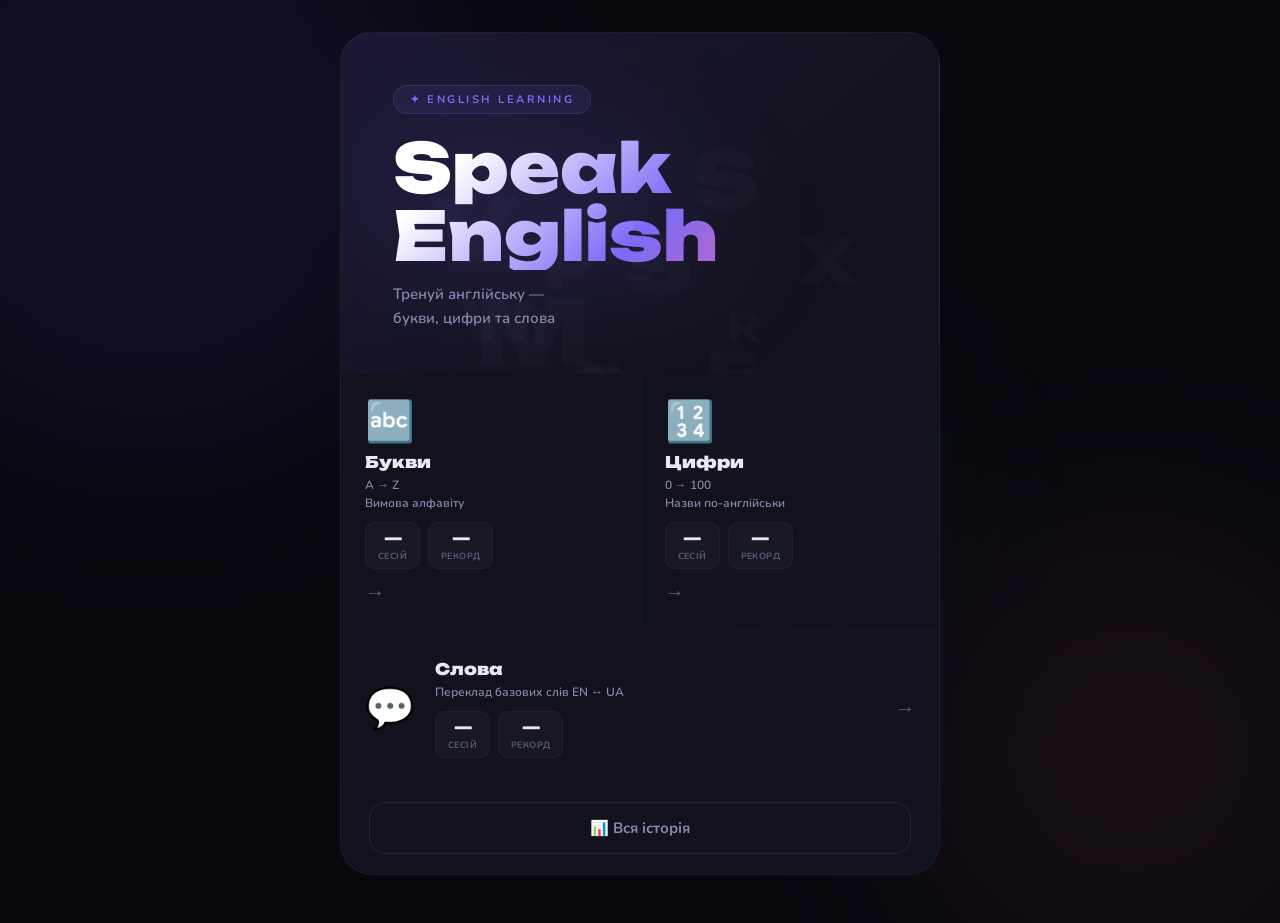
<file: index.html>
<!doctype html>
<html lang="uk">
  <head>
    <meta charset="UTF-8" />
    <meta name="viewport" content="width=device-width, initial-scale=1.0" />
    <title>Speak English</title>
    <link rel="icon" href="./img/favicon.png" type="image/png" />
    <link rel="preconnect" href="https://fonts.googleapis.com" />
    <link rel="preconnect" href="https://fonts.gstatic.com" crossorigin />
    <link
      href="https://fonts.googleapis.com/css2?family=Unbounded:wght@400;700;900&family=Nunito:wght@500;600;700;800&display=swap"
      rel="stylesheet"
    />
    <link rel="stylesheet" href="css/style.css" />
    <link rel="stylesheet" href="css/index.css" />
  </head>
  <body>
    <span class="orb orb-1" aria-hidden="true"></span>
    <span class="orb orb-2" aria-hidden="true"></span>
    <span class="orb orb-3" aria-hidden="true"></span>

    <main class="app">
      <div class="launcher">
        <div class="launcher-hero">
          <div class="hero-letters" id="heroLetters" aria-hidden="true"></div>
          <div class="page-badge">✦ English Learning</div>
          <div class="launcher-title">Speak<br />English</div>
          <div class="launcher-sub">
            Тренуй англійську —<br />букви, цифри та слова
          </div>
        </div>

        <div class="modules-grid">
          <a href="html/letters.html" class="module-card letters">
            <div class="module-icon">🔤</div>
            <div class="module-info">
              <div class="module-title">Букви</div>
              <div class="module-desc">A → Z<br />Вимова алфавіту</div>
              <div class="module-stats" id="statsLetters">
                <div class="module-stat">
                  <div class="module-stat-val">—</div>
                  <div class="module-stat-lbl">Сесій</div>
                </div>
                <div class="module-stat">
                  <div class="module-stat-val">—</div>
                  <div class="module-stat-lbl">Рекорд</div>
                </div>
              </div>
            </div>
            <div class="module-arrow">→</div>
          </a>

          <a href="html/numbers.html" class="module-card numbers">
            <div class="module-icon">🔢</div>
            <div class="module-info">
              <div class="module-title">Цифри</div>
              <div class="module-desc">0 → 100<br />Назви по-англійськи</div>
              <div class="module-stats" id="statsNumbers">
                <div class="module-stat">
                  <div class="module-stat-val">—</div>
                  <div class="module-stat-lbl">Сесій</div>
                </div>
                <div class="module-stat">
                  <div class="module-stat-val">—</div>
                  <div class="module-stat-lbl">Рекорд</div>
                </div>
              </div>
            </div>
            <div class="module-arrow">→</div>
          </a>

          <a href="html/words.html" class="module-card words">
            <div class="module-icon">💬</div>
            <div class="module-info">
              <div class="module-title">Слова</div>
              <div class="module-desc">Переклад базових слів EN ↔ UA</div>
              <div class="module-stats" id="statsWords">
                <div class="module-stat">
                  <div class="module-stat-val">—</div>
                  <div class="module-stat-lbl">Сесій</div>
                </div>
                <div class="module-stat">
                  <div class="module-stat-val">—</div>
                  <div class="module-stat-lbl">Рекорд</div>
                </div>
              </div>
            </div>
            <div class="module-arrow">→</div>
          </a>
        </div>

        <div class="launcher-footer">
          <a href="html/history.html" class="btn-history-full"
            >📊 Вся історія</a
          >
        </div>
      </div>
    </main>

    <script type="module" src="js/index.js"></script>
  </body>
</html>
</file>
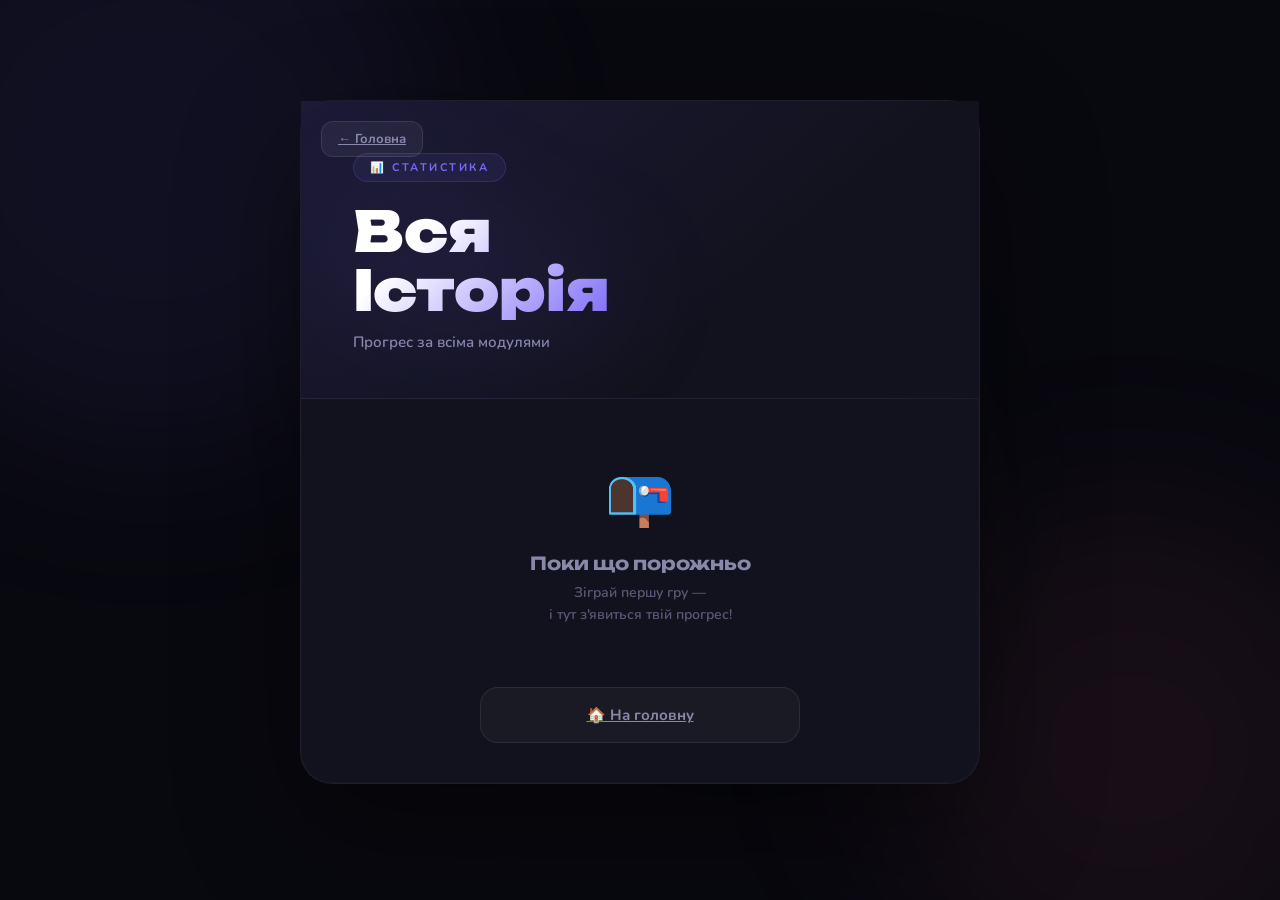
<file: html/history.html>
<!doctype html>
<html lang="uk">
<head>
  <meta charset="UTF-8" />
  <meta name="viewport" content="width=device-width, initial-scale=1.0" />
  <title>Speak English — Історія</title>
  <link rel="icon" href="../favicon.png" type="image/png" />
  <link rel="preconnect" href="https://fonts.googleapis.com" />
  <link rel="preconnect" href="https://fonts.gstatic.com" crossorigin />
  <link href="https://fonts.googleapis.com/css2?family=Unbounded:wght@400;700;900&family=Nunito:wght@500;600;700;800&display=swap" rel="stylesheet" />
  <link rel="stylesheet" href="../css/style.css" />
  <link rel="stylesheet" href="../css/history.css" />
</head>
<body>

  <span class="orb orb-1" aria-hidden="true"></span>
  <span class="orb orb-2" aria-hidden="true"></span>
  <span class="orb orb-3" aria-hidden="true"></span>

  <main class="app">
    <div class="history-page">
      <article class="card">
        <header class="page-hero">
          <a href="../index.html" class="btn-back">← Головна</a>
          <div class="page-badge">📊 Статистика</div>
          <div class="page-title">Вся<br>Історія</div>
          <div class="page-subtitle">Прогрес за всіма модулями</div>
        </header>
        <div id="histContent"></div>
        <div class="hist-footer" style="text-align:center;">
          <a href="../index.html" class="btn-secondary" style="max-width:320px;margin:0 auto;">🏠 На головну</a>
        </div>
      </article>
    </div>
  </main>

  <script type="module" src="../js/history.js"></script>
</body>
</html>
</file>
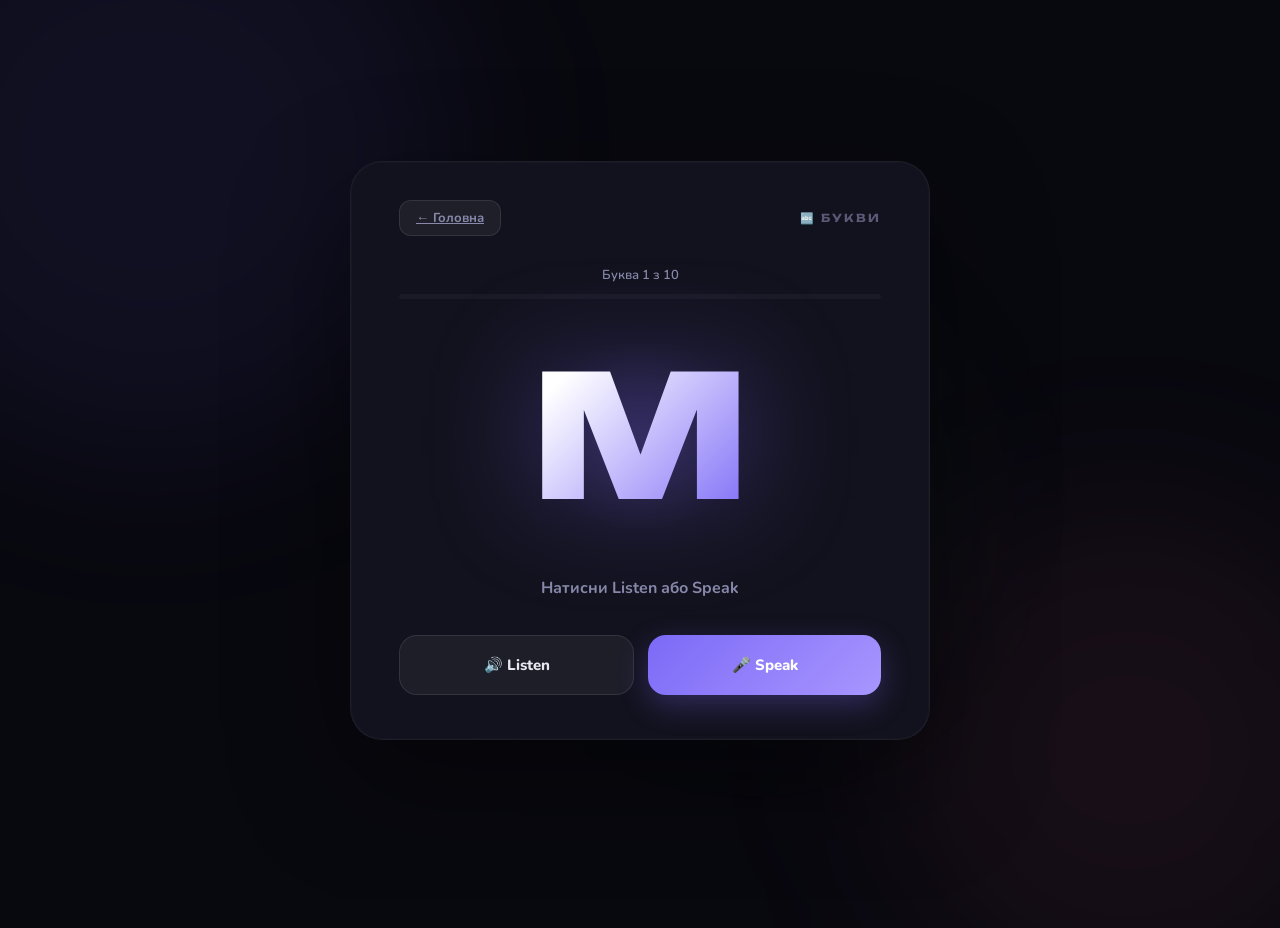
<file: html/letters.html>
<!doctype html>
<html lang="uk">
<head>
  <meta charset="UTF-8" />
  <meta name="viewport" content="width=device-width, initial-scale=1.0" />
  <title>Speak English — Букви</title>
  <link rel="icon" href="../favicon.png" type="image/png" />
  <link rel="preconnect" href="https://fonts.googleapis.com" />
  <link rel="preconnect" href="https://fonts.gstatic.com" crossorigin />
  <link href="https://fonts.googleapis.com/css2?family=Unbounded:wght@400;700;900&family=Nunito:wght@500;600;700;800&display=swap" rel="stylesheet" />
  <link rel="stylesheet" href="../css/style.css" />
  <link rel="stylesheet" href="../css/letters.css" />
</head>
<body>

  <span class="orb orb-1" aria-hidden="true"></span>
  <span class="orb orb-2" aria-hidden="true"></span>
  <span class="orb orb-3" aria-hidden="true"></span>

  <main class="app">

    <!-- GAME -->
    <section class="screen active" id="gameScreen" aria-label="Гра">
      <article class="card">
        <header class="game-header">
          <a href="../index.html" class="btn-back-inline">← Головна</a>
          <span class="game-tag">🔤 Букви</span>
        </header>
        <p class="progress-label" id="progressLabel">Буква 1 з 10</p>
        <div class="progress-bar">
          <div class="progress-fill"></div>
        </div>
        <figure class="letter-stage">
          <figcaption class="letter" id="letterDisplay">?</figcaption>
        </figure>
        <output class="status info" id="statusText" aria-live="polite">
          Натисни Listen або Speak
        </output>
        <nav class="btns" aria-label="Дії в грі">
          <button class="btn btn-listen" id="btnListen">🔊 Listen</button>
          <button class="btn btn-speak"  id="btnSpeak">🎤 Speak</button>
        </nav>
      </article>
    </section>

    <!-- RESULT -->
    <section class="screen" id="resultScreen" aria-label="Результат">
      <article class="card">
        <header class="result-hero">
          <span class="result-emoji" id="resultEmoji" aria-hidden="true">🌟</span>
          <h2 class="result-grade" id="resultGrade">Відмінно!</h2>
          <p class="result-sub"    id="resultSub">Тест завершено</p>
        </header>
        <dl class="result-stats">
          <div class="stat-box">
            <dd class="stat-num c" id="resCorrect">0</dd>
            <dt class="stat-label">✓ Правильно</dt>
          </div>
          <div class="stat-box">
            <dd class="stat-num w" id="resWrong">0</dd>
            <dt class="stat-label">✗ Неправильно</dt>
          </div>
        </dl>
        <nav class="result-actions">
          <button class="btn-primary"   id="btnPlayAgain">🔄 Грати ще раз</button>
          <a href="../index.html" class="btn-secondary">🏠 На головну</a>
        </nav>
      </article>
    </section>

  </main>

  <script type="module" src="../js/letters/letters.js"></script>
</body>
</html>
</file>
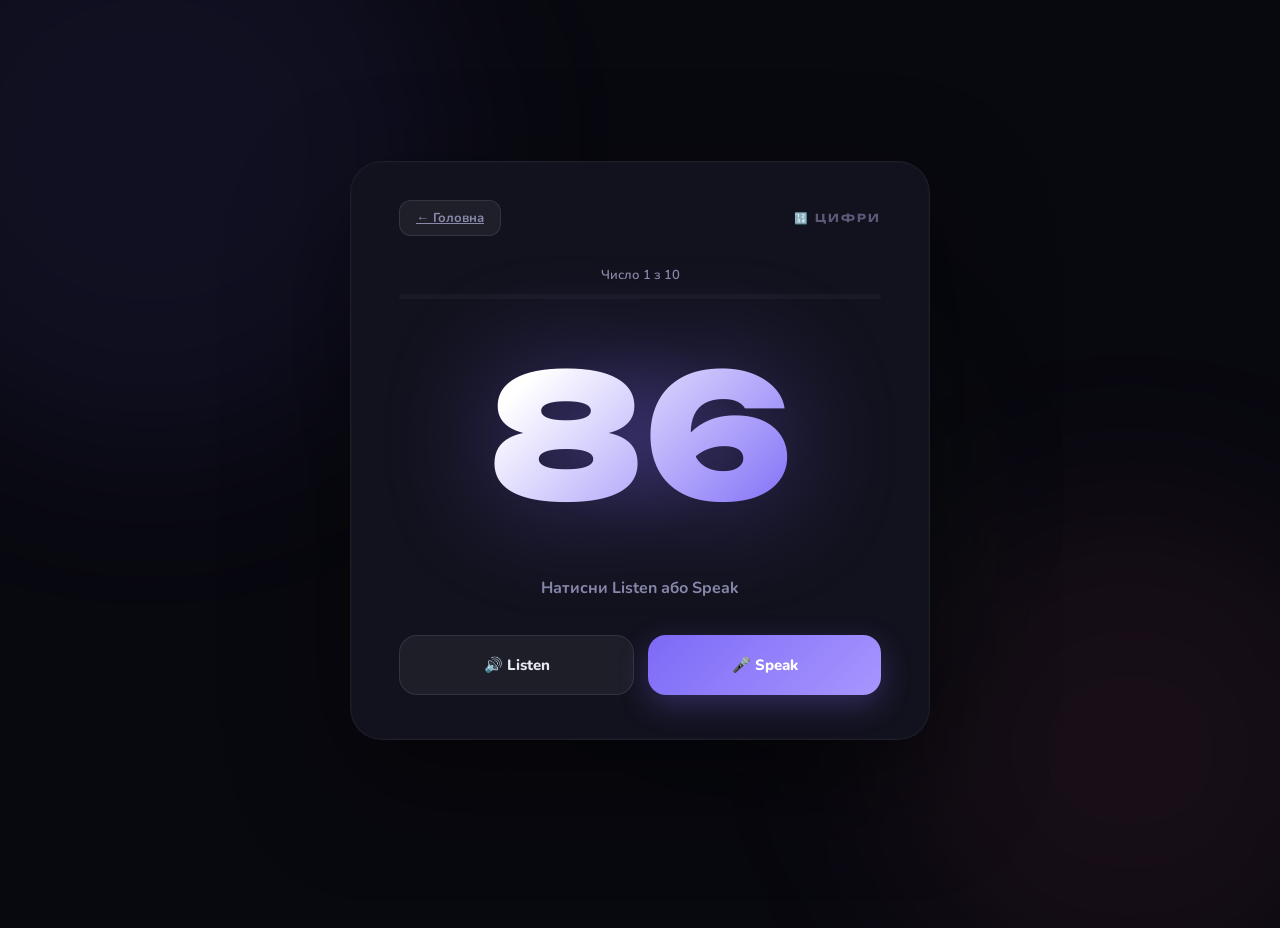
<file: html/numbers.html>
<!doctype html>
<html lang="uk">
<head>
  <meta charset="UTF-8" />
  <meta name="viewport" content="width=device-width, initial-scale=1.0" />
  <title>Speak English — Цифри</title>
  <link rel="icon" href="../favicon.png" type="image/png" />
  <link rel="preconnect" href="https://fonts.googleapis.com" />
  <link rel="preconnect" href="https://fonts.gstatic.com" crossorigin />
  <link href="https://fonts.googleapis.com/css2?family=Unbounded:wght@400;700;900&family=Nunito:wght@500;600;700;800&display=swap" rel="stylesheet" />
  <link rel="stylesheet" href="../css/style.css" />
  <link rel="stylesheet" href="../css/numbers.css" />
</head>
<body>

  <span class="orb orb-1" aria-hidden="true"></span>
  <span class="orb orb-2" aria-hidden="true"></span>
  <span class="orb orb-3" aria-hidden="true"></span>

  <main class="app">

    <!-- GAME -->
    <section class="screen active" id="gameScreen" aria-label="Гра">
      <article class="card">
        <header class="game-header">
          <a href="../index.html" class="btn-back-inline">← Головна</a>
          <span class="game-tag">🔢 Цифри</span>
        </header>
        <p class="progress-label" id="progressLabel">Число 1 з 10</p>
        <div class="progress-bar">
          <div class="progress-fill"></div>
        </div>
        <figure class="letter-stage">
          <figcaption class="letter" id="numberDisplay">?</figcaption>
        </figure>
        <output class="status info" id="statusText" aria-live="polite">
          Натисни Listen або Speak
        </output>
        <nav class="btns" aria-label="Дії в грі">
          <button class="btn btn-listen" id="btnListen">🔊 Listen</button>
          <button class="btn btn-speak"  id="btnSpeak">🎤 Speak</button>
        </nav>
      </article>
    </section>

    <!-- RESULT -->
    <section class="screen" id="resultScreen" aria-label="Результат">
      <article class="card">
        <header class="result-hero">
          <span class="result-emoji" id="resultEmoji" aria-hidden="true">🌟</span>
          <h2 class="result-grade" id="resultGrade">Відмінно!</h2>
          <p class="result-sub"    id="resultSub">Тест завершено</p>
        </header>
        <dl class="result-stats">
          <div class="stat-box">
            <dd class="stat-num c" id="resCorrect">0</dd>
            <dt class="stat-label">✓ Правильно</dt>
          </div>
          <div class="stat-box">
            <dd class="stat-num w" id="resWrong">0</dd>
            <dt class="stat-label">✗ Неправильно</dt>
          </div>
        </dl>
        <nav class="result-actions">
          <button class="btn-primary"   id="btnPlayAgain">🔄 Грати ще раз</button>
          <a href="../index.html" class="btn-secondary">🏠 На головну</a>
        </nav>
      </article>
    </section>

  </main>

  <script type="module" src="../js/numbers/numbers.js"></script>
</body>
</html>
</file>
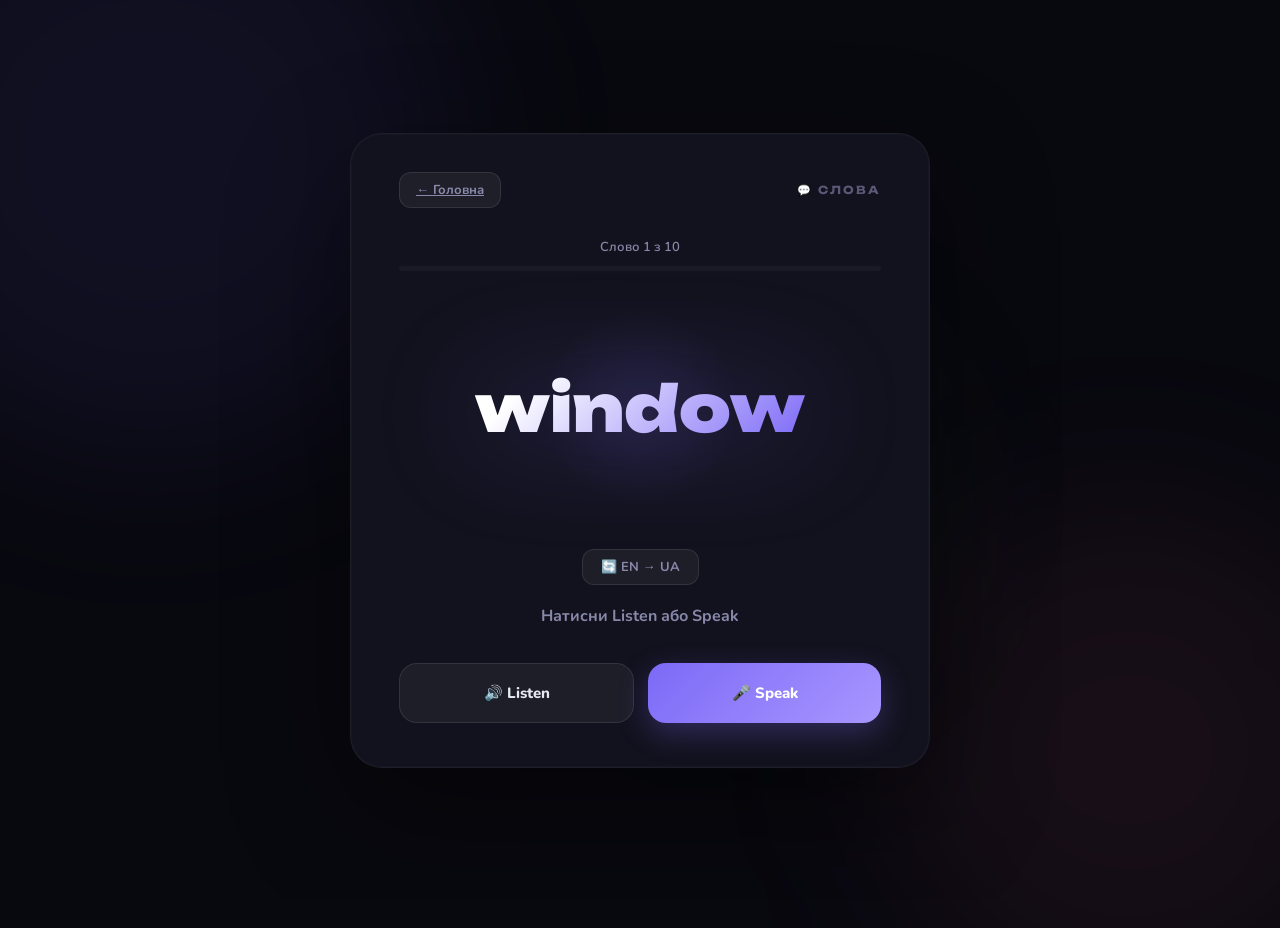
<file: html/words.html>
<!doctype html>
<html lang="uk">
<head>
  <meta charset="UTF-8" />
  <meta name="viewport" content="width=device-width, initial-scale=1.0" />
  <title>Speak English — Слова</title>
  <link rel="icon" href="../favicon.png" type="image/png" />
  <link rel="preconnect" href="https://fonts.googleapis.com" />
  <link rel="preconnect" href="https://fonts.gstatic.com" crossorigin />
  <link href="https://fonts.googleapis.com/css2?family=Unbounded:wght@400;700;900&family=Nunito:wght@500;600;700;800&display=swap" rel="stylesheet" />
  <link rel="stylesheet" href="../css/style.css" />
  <link rel="stylesheet" href="../css/words.css" />
</head>
<body>

  <span class="orb orb-1" aria-hidden="true"></span>
  <span class="orb orb-2" aria-hidden="true"></span>
  <span class="orb orb-3" aria-hidden="true"></span>

  <main class="app">

    <!-- GAME -->
    <section class="screen active" id="gameScreen" aria-label="Гра">
      <article class="card">
        <header class="game-header">
          <a href="../index.html" class="btn-back-inline">← Головна</a>
          <span class="game-tag">💬 Слова</span>
        </header>
        <p class="progress-label" id="progressLabel">Слово 1 з 10</p>
        <div class="progress-bar">
          <div class="progress-fill"></div>
        </div>
        <figure class="letter-stage">
          <figcaption class="letter" id="wordDisplay" style="font-size:clamp(32px,8vw,64px)">?</figcaption>
        </figure>
        <div class="mode-toggle-wrap">
          <button class="btn-mode" id="modeToggle">🔄 EN → UA</button>
        </div>
        <output class="status info" id="statusText" aria-live="polite">
          Натисни Listen або Speak
        </output>
        <nav class="btns" aria-label="Дії в грі">
          <button class="btn btn-listen" id="btnListen">🔊 Listen</button>
          <button class="btn btn-speak"  id="btnSpeak">🎤 Speak</button>
        </nav>
      </article>
    </section>

    <!-- RESULT -->
    <section class="screen" id="resultScreen" aria-label="Результат">
      <article class="card">
        <header class="result-hero">
          <span class="result-emoji" id="resultEmoji" aria-hidden="true">🌟</span>
          <h2 class="result-grade" id="resultGrade">Відмінно!</h2>
          <p class="result-sub"    id="resultSub">Тест завершено</p>
        </header>
        <dl class="result-stats">
          <div class="stat-box">
            <dd class="stat-num c" id="resCorrect">0</dd>
            <dt class="stat-label">✓ Правильно</dt>
          </div>
          <div class="stat-box">
            <dd class="stat-num w" id="resWrong">0</dd>
            <dt class="stat-label">✗ Неправильно</dt>
          </div>
        </dl>
        <nav class="result-actions">
          <button class="btn-primary"   id="btnPlayAgain">🔄 Грати ще раз</button>
          <a href="../index.html" class="btn-secondary">🏠 На головну</a>
        </nav>
      </article>
    </section>

  </main>

  <script type="module" src="../js/words/words.js"></script>
</body>
</html>
</file>
<file: css/style.css>
:root {
  --bg: #08080f;
  --card: #12121e;
  --border: #ffffff0d;
  --accent: #7c6af7;
  --accent2: #f76a8c;
  --success: #4ade80;
  --error: #f87171;
  --warn: #fbbf24;
  --text: #e8e8f0;
  --muted: #5a5a78;
  --muted2: #8888aa;
}

*,
*::before,
*::after {
  box-sizing: border-box;
  margin: 0;
  padding: 0;
}

html,
body {
  height: 100%;
  background: var(--bg);
  font-family: 'Nunito', sans-serif;
  color: var(--text);
  overflow: hidden;
}

.orb {
  position: fixed;
  border-radius: 50%;
  filter: blur(90px);
  pointer-events: none;
  z-index: 0;
  animation: orbFloat linear infinite;
}

.orb-1 {
  width: 600px;
  height: 600px;
  background: #7c6af715;
  top: -150px;
  left: -150px;
  animation-duration: 22s;
}

.orb-2 {
  width: 500px;
  height: 500px;
  background: #f76a8c10;
  bottom: -100px;
  right: -100px;
  animation-duration: 28s;
  animation-direction: reverse;
}

.orb-3 {
  width: 350px;
  height: 350px;
  background: #4ade800d;
  top: 35%;
  left: 45%;
  animation-duration: 19s;
  animation-delay: -10s;
}

@keyframes orbFloat {
  0% {
    transform: translate(0, 0) scale(1);
  }
  33% {
    transform: translate(40px, -30px) scale(1.06);
  }
  66% {
    transform: translate(-25px, 35px) scale(0.96);
  }
  100% {
    transform: translate(0, 0) scale(1);
  }
}

.app {
  position: relative;
  z-index: 1;
  height: 100vh;
  display: flex;
  align-items: center;
  justify-content: center;
  padding: 20px;
}

.screen {
  position: absolute;
  inset: 0;
  width: 100%;
  display: flex;
  padding: 20px;
  overflow-y: auto;
  opacity: 0;
  pointer-events: none;
  transition:
    opacity 0.38s ease,
    transform 0.38s cubic-bezier(0.4, 0, 0.2, 1);
  transform: translateY(28px);
}

.screen.active {
  opacity: 1;
  pointer-events: all;
  transform: translateY(0);
}

.screen.out-up {
  opacity: 0;
  transform: translateY(-28px);
}

#historyScreen {
  position: fixed;
  inset: 0;
  z-index: 10;
  align-items: flex-start;
  overflow-y: auto;
  overflow-x: hidden;
  padding: 32px 20px 60px;

  display: none;
}

#historyScreen.active {
  display: flex;
}

.card {
  background: var(--card);
  border: 1px solid var(--border);
  border-radius: 32px;
  box-shadow:
    0 40px 120px #00000075,
    0 0 0 1px #ffffff04 inset;
  overflow: hidden;
  position: relative;
  width: min(580px, 95vw);
  margin: auto;
}

#historyScreen .card {
  width: min(680px, 95vw);
  overflow: visible;
}

.page-hero {
  padding: 52px 52px 44px;
  background: linear-gradient(140deg, #1c1a36 0%, #12121e 65%);
  border-bottom: 1px solid var(--border);
  position: relative;
  overflow: hidden;
}

.hero-letters {
  position: absolute;
  inset: 0;
  pointer-events: none;
  overflow: hidden;
}

.hero-letter {
  position: absolute;
  font-family: 'Unbounded', sans-serif;
  font-weight: 900;
  color: #ffffff05;
  line-height: 1;
  user-select: none;
  animation: heroFloat linear infinite;
}

@keyframes heroFloat {
  0% {
    transform: translateY(0) rotate(var(--r));
    opacity: 0.6;
  }
  50% {
    opacity: 1;
  }
  100% {
    transform: translateY(-140px) rotate(var(--r));
    opacity: 0;
  }
}

.page-badge {
  display: inline-flex;
  align-items: center;
  gap: 8px;
  background: #7c6af715;
  border: 1px solid #7c6af732;
  border-radius: 99px;
  padding: 6px 16px;
  font-size: 11px;
  font-weight: 700;
  letter-spacing: 2.5px;
  text-transform: uppercase;
  color: var(--accent);
  margin-bottom: 20px;
}

.page-title {
  font-family: 'Unbounded', sans-serif;
  font-size: clamp(36px, 8vw, 56px);
  font-weight: 900;
  line-height: 1.05;
  background: linear-gradient(
    135deg,
    #ffffff 15%,
    var(--accent) 55%,
    var(--accent2) 100%
  );
  -webkit-background-clip: text;
  -webkit-text-fill-color: transparent;
  background-clip: text;
  filter: drop-shadow(0 0 60px #7c6af748);
  margin-bottom: 10px;
}

.page-subtitle {
  font-size: 15px;
  color: var(--muted2);
  font-weight: 600;
  line-height: 1.6;
}

.btn-back {
  position: absolute;
  top: 20px;
  left: 20px;
  background: #ffffff0e;
  border: 1px solid #ffffff18;
  border-radius: 12px;
  color: var(--muted2);
  font-family: 'Nunito', sans-serif;
  font-size: 13px;
  font-weight: 700;
  padding: 8px 16px;
  cursor: pointer;
  transition:
    background 0.2s,
    color 0.2s;
  display: flex;
  align-items: center;
  gap: 6px;
  z-index: 2;
}

.btn-back:hover {
  background: #ffffff1c;
  color: var(--text);
}

.btn-back-inline {
  background: #ffffff0e;
  border: 1px solid #ffffff18;
  border-radius: 12px;
  color: var(--muted2);
  font-family: 'Nunito', sans-serif;
  font-size: 13px;
  font-weight: 700;
  padding: 8px 16px;
  cursor: pointer;
  transition:
    background 0.2s,
    color 0.2s;
  display: flex;
  align-items: center;
  gap: 6px;
}

.btn-back-inline:hover {
  background: #ffffff1c;
  color: var(--text);
}

.btn-primary {
  width: 100%;
  height: 62px;
  border: none;
  border-radius: 18px;
  background: linear-gradient(135deg, var(--accent), #a896ff);
  color: #fff;
  font-family: 'Nunito', sans-serif;
  font-size: 17px;
  font-weight: 800;
  cursor: pointer;
  box-shadow: 0 14px 40px #7c6af755;
  transition:
    transform 0.2s ease,
    box-shadow 0.2s ease;
  display: flex;
  align-items: center;
  justify-content: center;
  gap: 10px;
}

.btn-primary:hover {
  transform: translateY(-3px);
  box-shadow: 0 20px 52px #7c6af772;
}

.btn-primary:active {
  transform: translateY(0);
}

.btn-secondary {
  width: 100%;
  height: 56px;
  border: 1px solid #ffffff14;
  border-radius: 18px;
  background: #ffffff09;
  color: var(--muted2);
  font-family: 'Nunito', sans-serif;
  font-size: 15px;
  font-weight: 700;
  cursor: pointer;
  transition:
    background 0.2s,
    color 0.2s,
    border-color 0.2s;
  display: flex;
  align-items: center;
  justify-content: center;
  gap: 10px;
}

.btn-secondary:hover {
  background: #ffffff14;
  color: var(--text);
  border-color: #ffffff22;
}

.home-stats-row {
  padding: 22px 52px;
  display: flex;
  gap: 14px;
  border-bottom: 1px solid var(--border);
}

.home-stat {
  flex: 1;
  background: #ffffff07;
  border: 1px solid #ffffff0a;
  border-radius: 16px;
  padding: 14px 12px;
  text-align: center;
}

.home-stat-val {
  font-family: 'Unbounded', sans-serif;
  font-size: 24px;
  font-weight: 900;
}

.home-stat-lbl {
  font-size: 10px;
  color: var(--muted);
  margin-top: 4px;
  font-weight: 700;
  text-transform: uppercase;
  letter-spacing: 0.6px;
}

.home-actions {
  padding: 32px 52px 44px;
  display: flex;
  flex-direction: column;
  gap: 14px;
}

#gameScreen .card {
  padding: 38px 48px 44px;
}

.game-header {
  display: flex;
  align-items: center;
  justify-content: space-between;
  margin-bottom: 30px;
}

.game-tag {
  font-family: 'Unbounded', sans-serif;
  font-size: 11px;
  font-weight: 700;
  letter-spacing: 2px;
  text-transform: uppercase;
  color: var(--muted);
}

.progress-label {
  font-size: 13px;
  color: var(--muted2);
  margin-bottom: 10px;
  font-weight: 600;
  text-align: center;
}

.progress-bar {
  display: block;
  appearance: none;
  -webkit-appearance: none;
  height: 5px;
  background: #ffffff09;
  border-radius: 99px;
  overflow: hidden;
  border: none;
  width: 100%;
}

.progress-bar::-moz-meter-bar {
  display: none;
}

.progress-bar::-webkit-meter-bar {
  display: none;
}
.progress-bar::-webkit-meter-optimum-value {
  display: none;
}

.progress-fill {
  height: 100%;
  background: linear-gradient(90deg, var(--accent), var(--accent2));
  border-radius: 99px;
  width: 0%;
  transition: width 0.5s ease;
}

.letter-stage {
  height: 230px;
  display: flex;
  align-items: center;
  justify-content: center;
  margin: 22px 0 26px;
  position: relative;
}

.letter-stage::before {
  content: '';
  position: absolute;
  width: 200px;
  height: 200px;
  border-radius: 50%;
  background: radial-gradient(circle, #7c6af71e 0%, transparent 70%);
  animation: ringPulse 2.8s ease-in-out infinite;
}

@keyframes ringPulse {
  0%,
  100% {
    transform: scale(1);
    opacity: 1;
  }
  50% {
    transform: scale(1.25);
    opacity: 0.4;
  }
}

.letter {
  font-family: 'Unbounded', sans-serif;
  font-size: clamp(120px, 26vw, 170px);
  font-weight: 900;
  line-height: 1;
  background: linear-gradient(135deg, #fff 15%, var(--accent) 100%);
  -webkit-background-clip: text;
  -webkit-text-fill-color: transparent;
  background-clip: text;
  filter: drop-shadow(0 0 55px #7c6af768);
  user-select: none;
  position: relative;
  z-index: 1;
  animation: letterIn 0.42s cubic-bezier(0.34, 1.56, 0.64, 1) both;
}

@keyframes letterIn {
  from {
    opacity: 0;
    transform: scale(0.55) rotate(-10deg);
  }
  to {
    opacity: 1;
    transform: scale(1) rotate(0deg);
  }
}

.status {
  display: block;
  min-height: 32px;
  font-size: 16px;
  font-weight: 700;
  margin: 0 0 26px;
  text-align: center;
}

.status.success {
  color: var(--success);
}
.status.error {
  color: var(--error);
}
.status.warn {
  color: var(--warn);
}
.status.info {
  color: var(--muted2);
}

.btns {
  display: flex;
  gap: 14px;
}

.btn {
  flex: 1;
  height: 60px;
  border: none;
  border-radius: 18px;
  font-family: 'Nunito', sans-serif;
  font-size: 15px;
  font-weight: 800;
  cursor: pointer;
  transition:
    transform 0.2s ease,
    box-shadow 0.2s ease,
    opacity 0.2s ease;
  display: flex;
  align-items: center;
  justify-content: center;
  gap: 8px;
}

.btn:disabled {
  opacity: 0.28;
  cursor: not-allowed;
  transform: none !important;
}

.btn-listen {
  background: #ffffff0d;
  border: 1px solid #ffffff18;
  color: var(--text);
}

.btn-listen:hover:not(:disabled) {
  background: #ffffff18;
}

.btn-speak {
  background: linear-gradient(135deg, var(--accent), #a896ff);
  color: #fff;
  box-shadow: 0 10px 30px #7c6af748;
}

.btn-speak:hover:not(:disabled) {
  transform: translateY(-3px);
  box-shadow: 0 16px 40px #7c6af768;
}

.btn-speak.recording {
  background: linear-gradient(135deg, var(--accent2), #ff8fab);
  animation: pulse 1.2s ease-in-out infinite;
}

@keyframes pulse {
  0%,
  100% {
    box-shadow: 0 10px 30px #f76a8c52;
  }
  50% {
    box-shadow: 0 10px 44px #f76a8c92;
  }
}

.no-support-msg {
  flex: 1;
  padding: 16px;
  background: #f8717110;
  border: 1px solid #f8717130;
  border-radius: 16px;
  color: var(--error);
  font-size: 13px;
  font-weight: 600;
  line-height: 1.5;
  text-align: center;
}

#resultScreen .card {
  text-align: center;
}

.result-hero {
  padding: 52px 52px 40px;
  background: linear-gradient(140deg, #1c1a36 0%, #12121e 65%);
  border-bottom: 1px solid var(--border);
}

.result-emoji {
  font-size: 68px;
  line-height: 1;
  margin-bottom: 20px;
  display: block;
  animation: emojiBounce 0.65s cubic-bezier(0.34, 1.56, 0.64, 1) both;
}

@keyframes emojiBounce {
  from {
    transform: scale(0) rotate(-20deg);
    opacity: 0;
  }
  to {
    transform: scale(1) rotate(0deg);
    opacity: 1;
  }
}

.result-grade {
  font-family: 'Unbounded', sans-serif;
  font-size: 28px;
  font-weight: 900;
  background: linear-gradient(135deg, #fff 15%, var(--accent) 100%);
  -webkit-background-clip: text;
  -webkit-text-fill-color: transparent;
  background-clip: text;
  margin-bottom: 8px;
}

.result-sub {
  font-size: 14px;
  color: var(--muted2);
  font-weight: 600;
}

.result-stats {
  display: flex;
}

.stat-box {
  flex: 1;
  padding: 32px 20px;
  border-right: 1px solid var(--border);
}

.stat-box:last-child {
  border-right: none;
}

.stat-num {
  font-family: 'Unbounded', sans-serif;
  font-size: 52px;
  font-weight: 900;
  line-height: 1;
  margin-bottom: 8px;
}

.stat-num.c {
  color: var(--success);
}
.stat-num.w {
  color: var(--error);
}

.stat-label {
  font-size: 12px;
  color: var(--muted);
  font-weight: 700;
  text-transform: uppercase;
  letter-spacing: 0.5px;
}

.result-actions {
  padding: 32px 52px 44px;
  display: flex;
  flex-direction: column;
  gap: 14px;
}

#historyScreen .page-hero {
  padding: 72px 52px 40px;
}

.hist-summary-row {
  display: flex;
  gap: 14px;
  padding: 24px 52px;
  border-bottom: 1px solid var(--border);
}

.hist-summary-box {
  flex: 1;
  background: #ffffff07;
  border: 1px solid #ffffff0a;
  border-radius: 16px;
  padding: 18px 14px;
  text-align: center;
}

.hist-summary-val {
  font-family: 'Unbounded', sans-serif;
  font-size: 28px;
  font-weight: 900;
}

.hist-summary-lbl {
  font-size: 10px;
  color: var(--muted);
  margin-top: 5px;
  font-weight: 700;
  text-transform: uppercase;
  letter-spacing: 0.6px;
}

.hist-chart-section {
  padding: 32px 52px 24px;
  border-bottom: 1px solid var(--border);
}

.hist-section-title {
  font-family: 'Unbounded', sans-serif;
  font-size: 11px;
  font-weight: 700;
  letter-spacing: 2px;
  text-transform: uppercase;
  color: var(--muted2);
  margin-bottom: 20px;
}

.chart-legend {
  display: flex;
  gap: 18px;
  justify-content: center;
  margin-top: 16px;
}

.legend-item {
  display: flex;
  align-items: center;
  gap: 6px;
  font-size: 12px;
  color: var(--muted2);
  font-weight: 600;
}

.legend-dot {
  width: 10px;
  height: 10px;
  border-radius: 3px;
}

.legend-dot.c {
  background: var(--success);
}
.legend-dot.w {
  background: var(--error);
}

.hist-sessions-section {
  padding: 28px 52px 44px;
}

.hist-sessions-grid {
  display: flex;
  flex-direction: column;
  gap: 10px;
  margin-top: 16px;
}

.session-row {
  display: flex;
  align-items: center;
  gap: 16px;
  background: #ffffff06;
  border: 1px solid #ffffff0a;
  border-radius: 16px;
  padding: 16px 20px;
  animation: rowIn 0.4s cubic-bezier(0.34, 1.2, 0.64, 1) both;
}

@keyframes rowIn {
  from {
    opacity: 0;
    transform: translateX(-12px);
  }
  to {
    opacity: 1;
    transform: translateX(0);
  }
}

.session-index {
  font-family: 'Unbounded', sans-serif;
  font-size: 13px;
  font-weight: 900;
  color: var(--muted);
  width: 28px;
  flex-shrink: 0;
  text-align: center;
}

.session-date {
  flex: 1;
}

.session-date-main {
  font-size: 14px;
  font-weight: 700;
  color: var(--text);
}

.session-date-time {
  font-size: 12px;
  color: var(--muted);
  font-weight: 600;
  margin-top: 2px;
}

.session-bars {
  display: flex;
  align-items: center;
  gap: 10px;
  flex: 1;
}

.session-bar-wrap {
  flex: 1;
  height: 6px;
  background: #ffffff08;
  border-radius: 99px;
  overflow: hidden;
}

.session-bar-fill {
  height: 100%;
  border-radius: 99px;
}

.session-bar-fill.c {
  background: linear-gradient(90deg, var(--success), #22c55e88);
}

.session-bar-fill.w {
  background: linear-gradient(90deg, var(--error), #ef444488);
}

.session-score {
  display: flex;
  gap: 10px;
  flex-shrink: 0;
}

.session-score-item {
  display: flex;
  align-items: center;
  gap: 5px;
  font-family: 'Unbounded', sans-serif;
  font-size: 14px;
  font-weight: 900;
}

.session-score-item.c {
  color: var(--success);
}
.session-score-item.w {
  color: var(--error);
}

.session-medal {
  font-size: 18px;
  flex-shrink: 0;
}

.hist-empty {
  text-align: center;
  padding: 60px 52px;
  color: var(--muted);
}

.hist-empty-icon {
  font-size: 56px;
  display: block;
  margin-bottom: 16px;
}

.hist-empty-title {
  font-family: 'Unbounded', sans-serif;
  font-size: 18px;
  font-weight: 700;
  color: var(--muted2);
  margin-bottom: 8px;
}

.hist-empty-sub {
  font-size: 14px;
  font-weight: 600;
  line-height: 1.6;
}

.hist-footer {
  padding: 0 52px 40px;
}
</file>
<file: css/index.css>
.app {
  min-height: 100vh;
  height: auto;
  overflow-y: auto;
  align-items: flex-start;
  padding: 32px 20px 48px;
}

.launcher {
  width: min(600px, 95vw);
  display: flex;
  flex-direction: column;
  margin: auto;
}

.launcher-hero {
  background: linear-gradient(140deg, #1c1a36 0%, #12121e 65%);
  border: 1px solid var(--border);
  border-bottom: none;
  border-radius: 32px 32px 0 0;
  padding: 52px 52px 44px;
  position: relative;
  overflow: hidden;
}

.launcher-title {
  font-family: 'Unbounded', sans-serif;
  font-size: clamp(44px, 10vw, 68px);
  font-weight: 900;
  line-height: 1;
  background: linear-gradient(
    135deg,
    #ffffff 15%,
    var(--accent) 55%,
    var(--accent2) 100%
  );
  -webkit-background-clip: text;
  -webkit-text-fill-color: transparent;
  background-clip: text;
  filter: drop-shadow(0 0 60px #7c6af748);
  margin-bottom: 12px;
}

.launcher-sub {
  font-size: 15px;
  color: var(--muted2);
  font-weight: 600;
  line-height: 1.6;
}

.modules-grid {
  display: grid;
  grid-template-columns: 1fr 1fr;
  gap: 1px;
  background: var(--border);
  border-left: 1px solid var(--border);
  border-right: 1px solid var(--border);
}

.module-card {
  background: var(--card);
  padding: 28px 24px 24px;
  cursor: pointer;
  text-decoration: none;
  display: flex;
  flex-direction: column;
  gap: 10px;
  transition: background 0.2s ease;
  position: relative;
  overflow: hidden;
}

.module-card:hover {
  background: #1a1a2e;
}

.module-card::before {
  content: '';
  position: absolute;
  inset: 0;
  background: linear-gradient(135deg, var(--glow) 0%, transparent 60%);
  opacity: 0;
  transition: opacity 0.3s ease;
}
.module-card:hover::before {
  opacity: 1;
}

.module-card.letters {
  --glow: #7c6af720;
}
.module-card.numbers {
  --glow: #f76a8c20;
}
.module-card.words {
  --glow: #4ade8020;
}

.module-card.words {
  grid-column: 1 / -1;
  flex-direction: row;
  align-items: center;
  gap: 20px;
}

.module-icon {
  font-size: 40px;
  line-height: 1;
  flex-shrink: 0;
}

.module-info {
  flex: 1;
}

.module-title {
  font-family: 'Unbounded', sans-serif;
  font-size: 16px;
  font-weight: 900;
  color: var(--text);
  margin-bottom: 4px;
}

.module-desc {
  font-size: 12px;
  color: var(--muted2);
  font-weight: 600;
  line-height: 1.5;
}

.module-stats {
  display: flex;
  gap: 8px;
  margin-top: 10px;
}

.module-stat {
  display: flex;
  flex-direction: column;
  align-items: center;
  background: #ffffff07;
  border: 1px solid #ffffff0a;
  border-radius: 10px;
  padding: 6px 12px;
}

.module-stat-val {
  font-family: 'Unbounded', sans-serif;
  font-size: 15px;
  font-weight: 900;
  color: var(--text);
}

.module-stat-lbl {
  font-size: 9px;
  color: var(--muted);
  font-weight: 700;
  text-transform: uppercase;
  letter-spacing: 0.4px;
  margin-top: 2px;
}

.module-arrow {
  font-size: 20px;
  color: var(--muted);
  flex-shrink: 0;
  transition:
    transform 0.2s,
    color 0.2s;
}
.module-card:hover .module-arrow {
  transform: translateX(5px);
  color: var(--text);
}

.launcher-footer {
  background: var(--card);
  border: 1px solid var(--border);
  border-top: none;
  border-radius: 0 0 32px 32px;
  padding: 20px 28px;
}

.btn-history-full {
  width: 100%;
  height: 52px;
  border: 1px solid #ffffff14;
  border-radius: 16px;
  background: transparent;
  color: var(--muted2);
  font-family: 'Nunito', sans-serif;
  font-size: 15px;
  font-weight: 700;
  cursor: pointer;
  transition:
    background 0.2s,
    color 0.2s;
  display: flex;
  align-items: center;
  justify-content: center;
  gap: 10px;
  text-decoration: none;
}
.btn-history-full:hover {
  background: #ffffff0d;
  color: var(--text);
}
</file>
<file: css/history.css>
html, body {
  overflow: auto;
  height: auto;
  min-height: 100%;
}

.app {
  min-height: 100vh;
  height: auto;
  overflow-y: visible;
  align-items: flex-start;
  padding: 32px 20px 48px;
}

.history-page {
  width: min(680px, 95vw);
  margin: auto;
}

.history-page .card {
  width: 100%;
  overflow: visible;
}

.hist-module-section {
  border-bottom: 1px solid var(--border);
  padding-bottom: 24px;
}

.hist-module-section:last-child {
  border-bottom: none;
}

.hist-module-header {
  display: flex;
  align-items: center;
  gap: 12px;
  padding: 24px 52px 0;
  margin-bottom: 4px;
}

.hist-module-icon {
  font-size: 28px;
}

.hist-module-name {
  font-family: 'Unbounded', sans-serif;
  font-size: 18px;
  font-weight: 900;
  color: var(--text);
}

.hist-empty-mini {
  padding: 20px 52px 16px;
  font-size: 13px;
  color: var(--muted);
  font-weight: 600;
}

.hist-sessions-grid {
  padding: 0 52px 8px;
}
</file>
<file: css/letters.css>

</file>
<file: css/numbers.css>

</file>
<file: css/words.css>
.mode-toggle-wrap {
  display: flex;
  justify-content: center;
  margin-bottom: 20px;
}
.btn-mode {
  background: #ffffff0d;
  border: 1px solid #ffffff18;
  border-radius: 12px;
  color: var(--muted2);
  font-family: 'Nunito', sans-serif;
  font-size: 13px;
  font-weight: 700;
  padding: 8px 18px;
  cursor: pointer;
  transition: background 0.2s, color 0.2s;
}
.btn-mode:hover { background: #ffffff1c; color: var(--text); }
</file>
